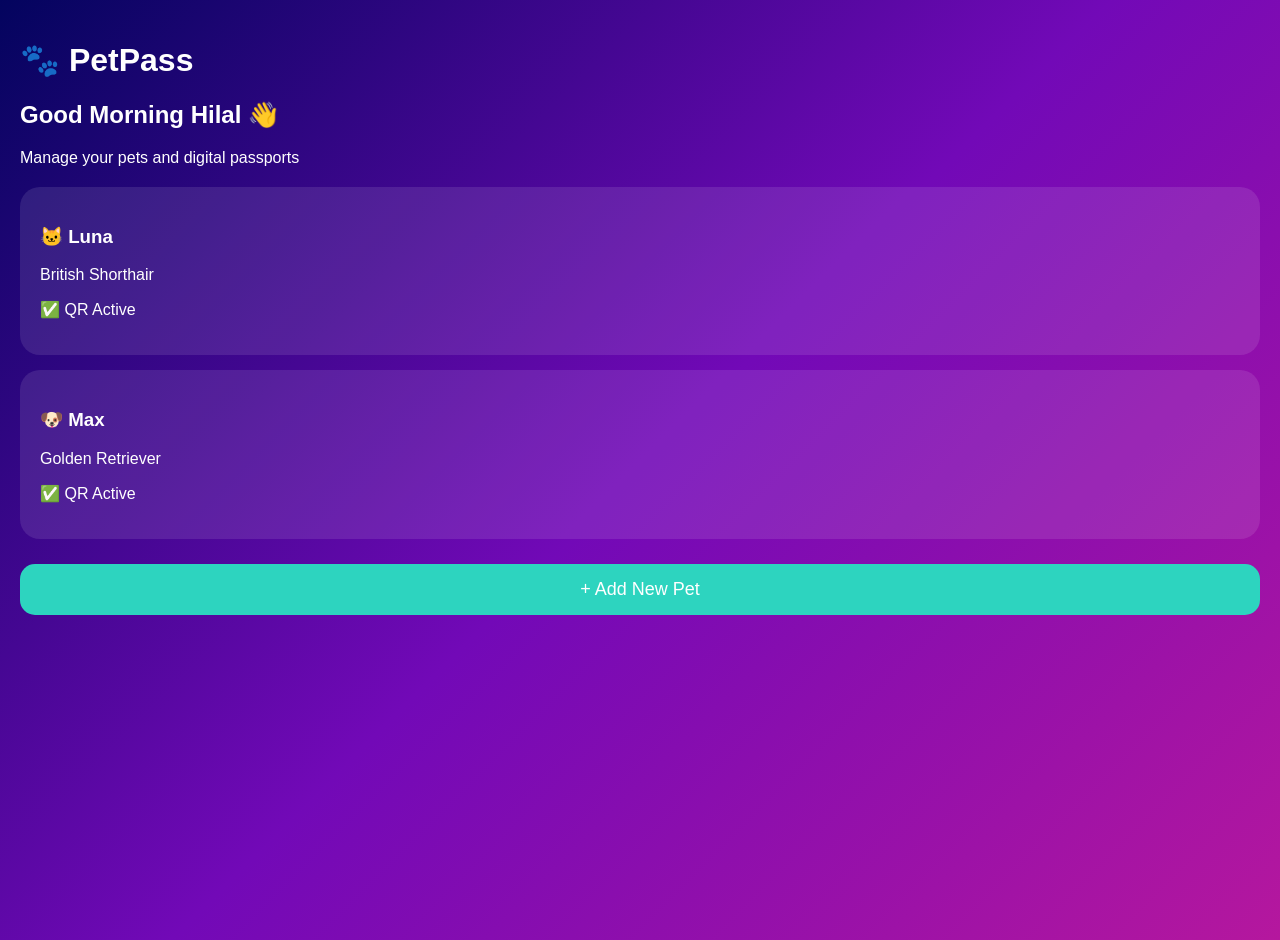
<file: index.html>
<!DOCTYPE html>
<html lang="tr">
<head>
<meta charset="UTF-8">
<meta name="viewport" content="width=device-width, initial-scale=1.0">
<title>PetPass Dashboard</title>
</head>

<body style="
margin:0;
background:linear-gradient(135deg,#03045E,#7209B7,#B5179E);
font-family:Arial;
min-height:100vh;
color:white;
padding:20px;
">

<h1>🐾 PetPass</h1>

<h2>Good Morning Hilal 👋</h2>

<p>Manage your pets and digital passports</p>

<div style="
background:rgba(255,255,255,.1);
padding:20px;
border-radius:20px;
margin-top:20px;
">

<h3>🐱 Luna</h3>

<p>British Shorthair</p>

<p>✅ QR Active</p>

</div>

<div style="
background:rgba(255,255,255,.1);
padding:20px;
border-radius:20px;
margin-top:15px;
">

<h3>🐶 Max</h3>

<p>Golden Retriever</p>

<p>✅ QR Active</p>

</div>

<button style="
margin-top:25px;
width:100%;
padding:15px;
border:none;
border-radius:15px;
background:#2DD4BF;
color:white;
font-size:18px;
cursor:pointer;
">

+ Add New Pet

</button>

</body>
</html>
</file>
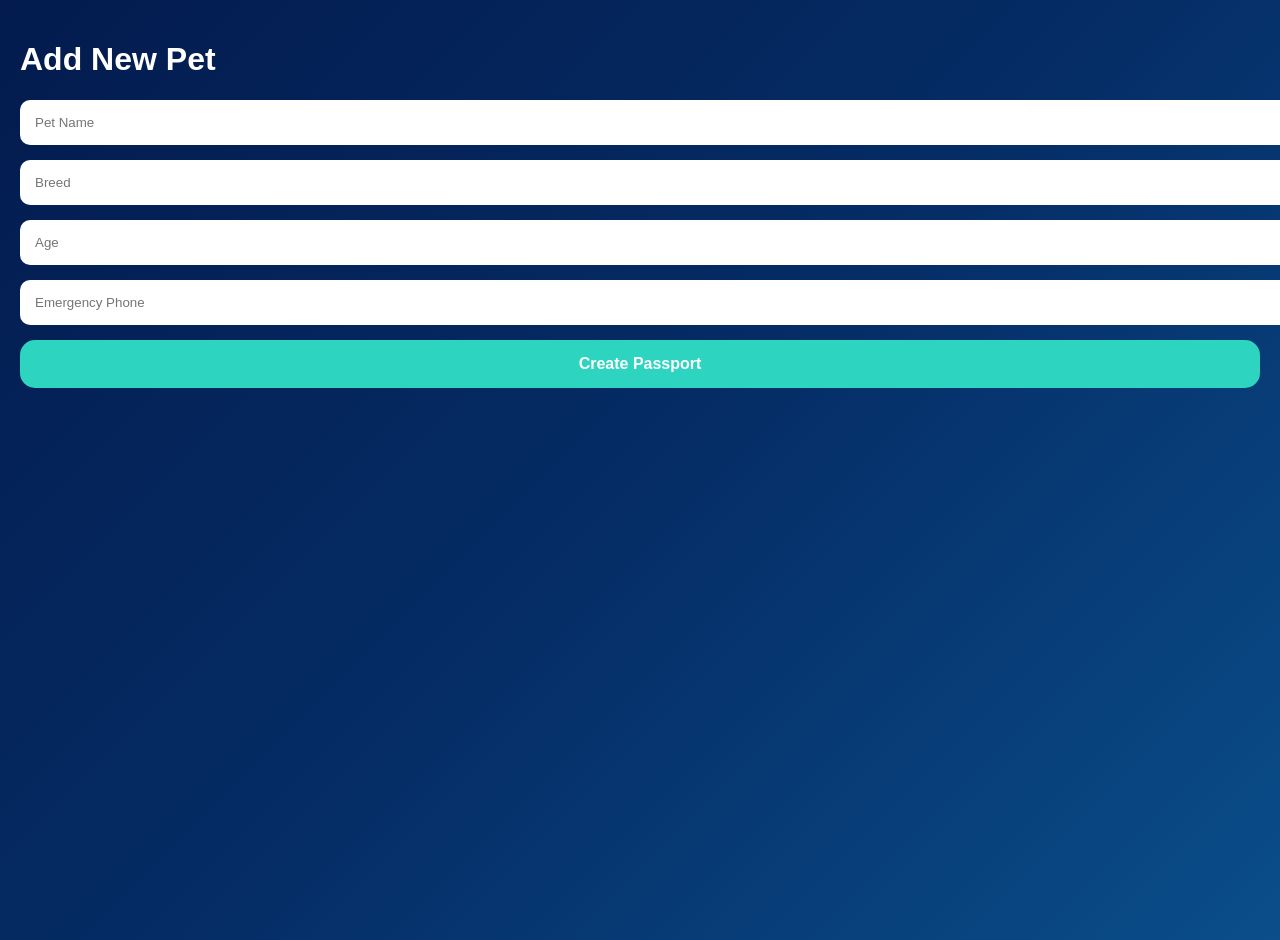
<file: add-pet.html>
<!DOCTYPE html>
<html>
<head>
<meta charset="UTF-8">
<meta name="viewport" content="width=device-width, initial-scale=1">
<title>Add Pet</title>
</head>

<body style="margin:0;padding:20px;font-family:Arial;background:linear-gradient(135deg,#031B4E,#052C65,#0A4E8A);min-height:100vh;color:white;">

<h1>Add New Pet</h1>

<input placeholder="Pet Name"
style="width:100%;padding:15px;border-radius:10px;border:none;margin-bottom:15px;">

<input placeholder="Breed"
style="width:100%;padding:15px;border-radius:10px;border:none;margin-bottom:15px;">

<input placeholder="Age"
style="width:100%;padding:15px;border-radius:10px;border:none;margin-bottom:15px;">

<input placeholder="Emergency Phone"
style="width:100%;padding:15px;border-radius:10px;border:none;margin-bottom:15px;">

<a href="pet-profile.html"
style="
display:block;
background:#2DD4BF;
padding:15px;
text-align:center;
border-radius:15px;
color:white;
text-decoration:none;
font-weight:bold;
">
Create Passport
</a>

</body>
</html>
</file>
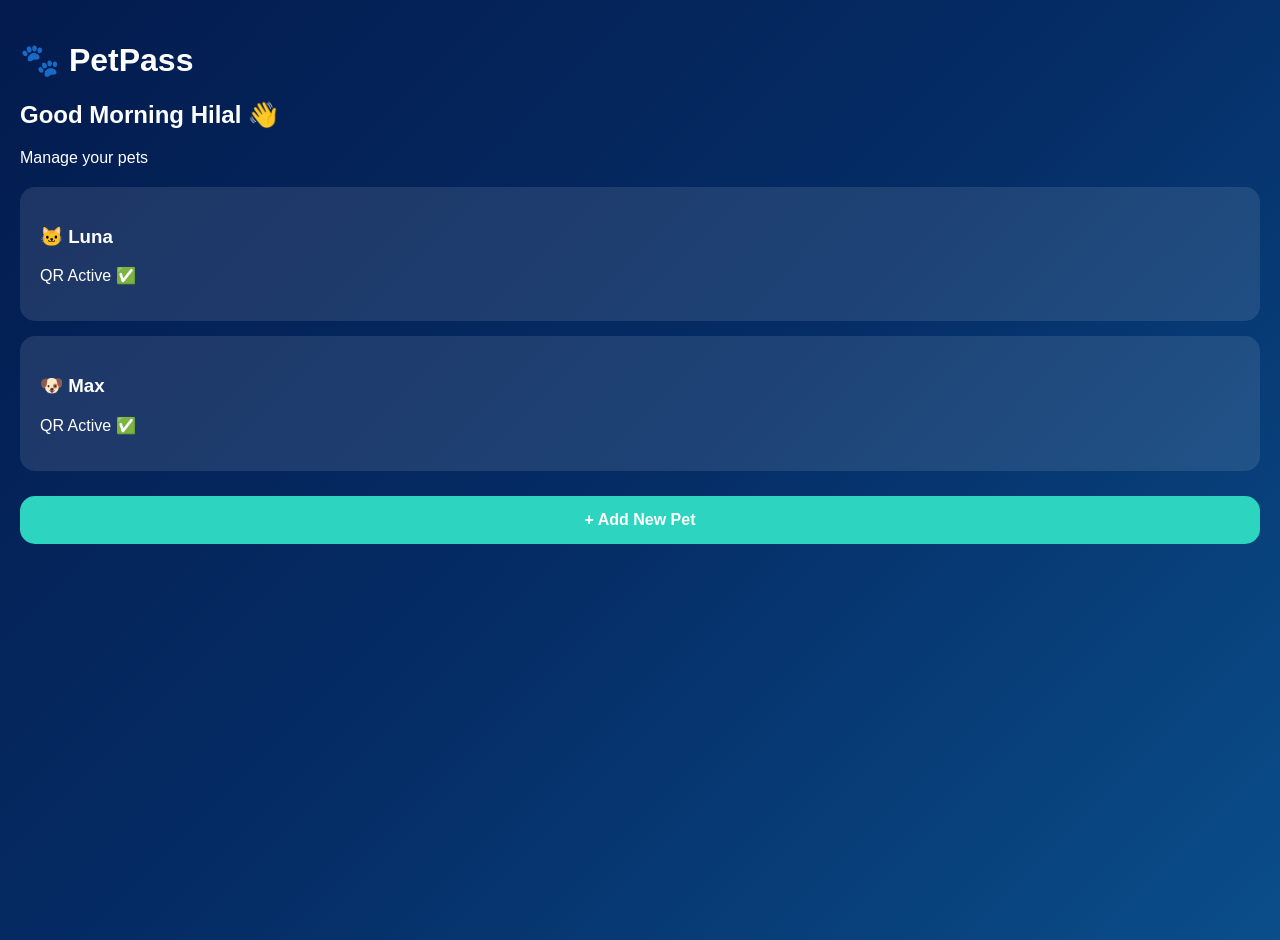
<file: dashboard.html>
<!DOCTYPE html>
<html>
<head>
<meta charset="UTF-8">
<meta name="viewport" content="width=device-width, initial-scale=1">
<title>Dashboard</title>
</head>

<body style="margin:0;padding:20px;font-family:Arial;background:linear-gradient(135deg,#031B4E,#052C65,#0A4E8A);min-height:100vh;color:white;">

<h1>🐾 PetPass</h1>

<h2>Good Morning Hilal 👋</h2>

<p>Manage your pets</p>

<div style="background:rgba(255,255,255,.1);padding:20px;border-radius:15px;margin-top:20px;">
<h3>🐱 Luna</h3>
<p>QR Active ✅</p>
</div>

<div style="background:rgba(255,255,255,.1);padding:20px;border-radius:15px;margin-top:15px;">
<h3>🐶 Max</h3>
<p>QR Active ✅</p>
</div>

<a href="add-pet.html"
style="
display:block;
text-align:center;
margin-top:25px;
background:#2DD4BF;
padding:15px;
border-radius:15px;
text-decoration:none;
color:white;
font-weight:bold;
">
+ Add New Pet
</a>

</body>
</html>
</file>
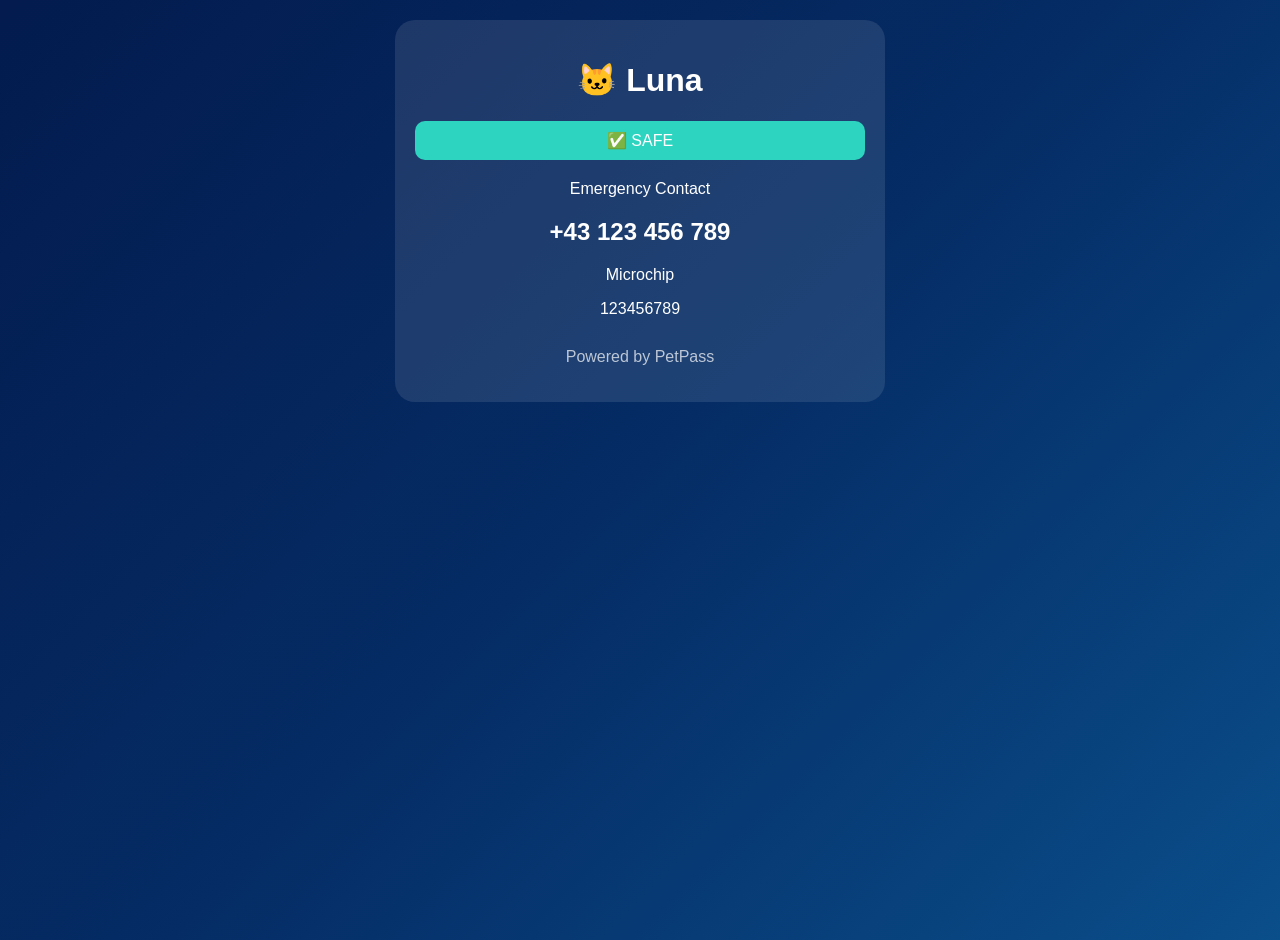
<file: qr-profile.html>
<!DOCTYPE html>
<html>
<head>
<meta charset="UTF-8">
<meta name="viewport" content="width=device-width, initial-scale=1">
<title>QR Profile</title>
</head>

<body style="margin:0;padding:20px;font-family:Arial;background:linear-gradient(135deg,#031B4E,#052C65,#0A4E8A);min-height:100vh;color:white;">

<div style="max-width:450px;margin:auto;background:rgba(255,255,255,.1);padding:20px;border-radius:20px;text-align:center;">

<h1>🐱 Luna</h1>

<div style="
background:#2DD4BF;
padding:10px;
border-radius:10px;
margin:20px 0;
">
✅ SAFE
</div>

<p>Emergency Contact</p>

<h2>+43 123 456 789</h2>

<p>Microchip</p>

<p>123456789</p>

<p style="opacity:.7;margin-top:30px;">
Powered by PetPass
</p>

</div>

</body>
</html>
</file>
